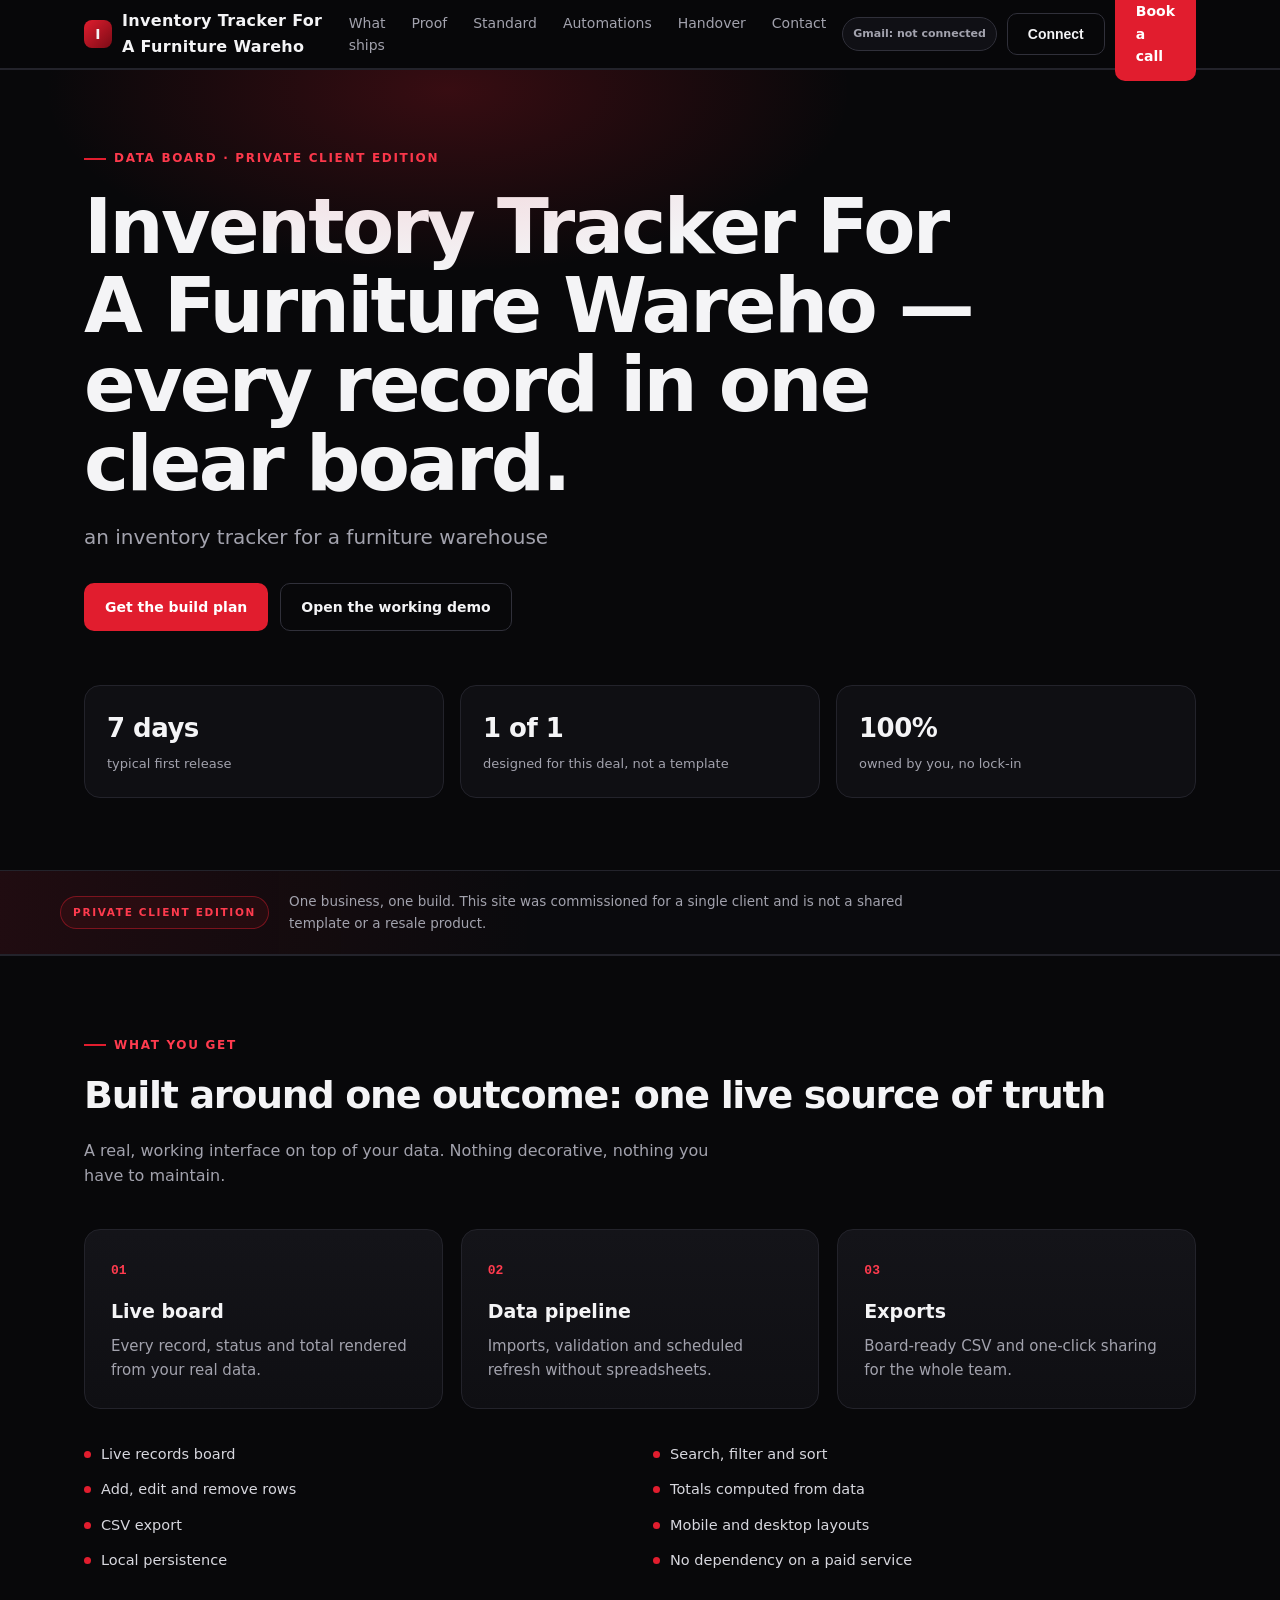
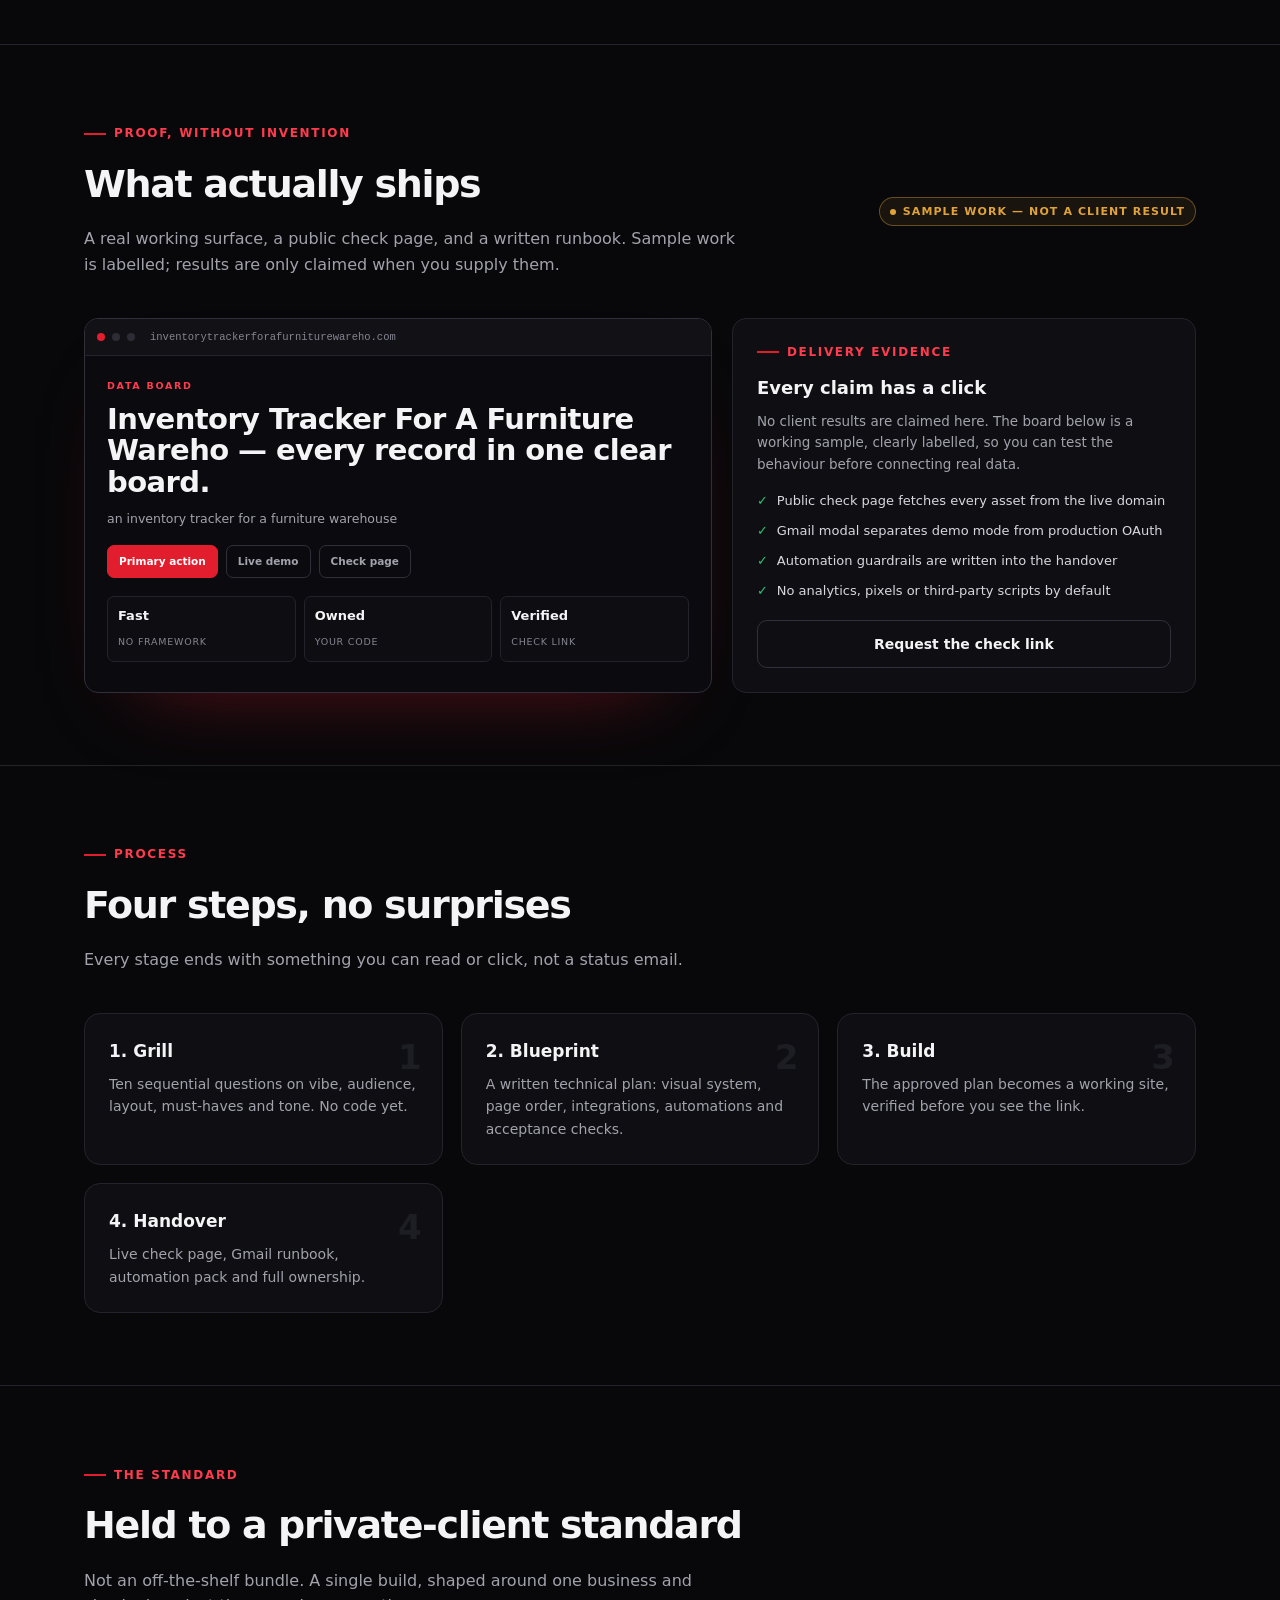
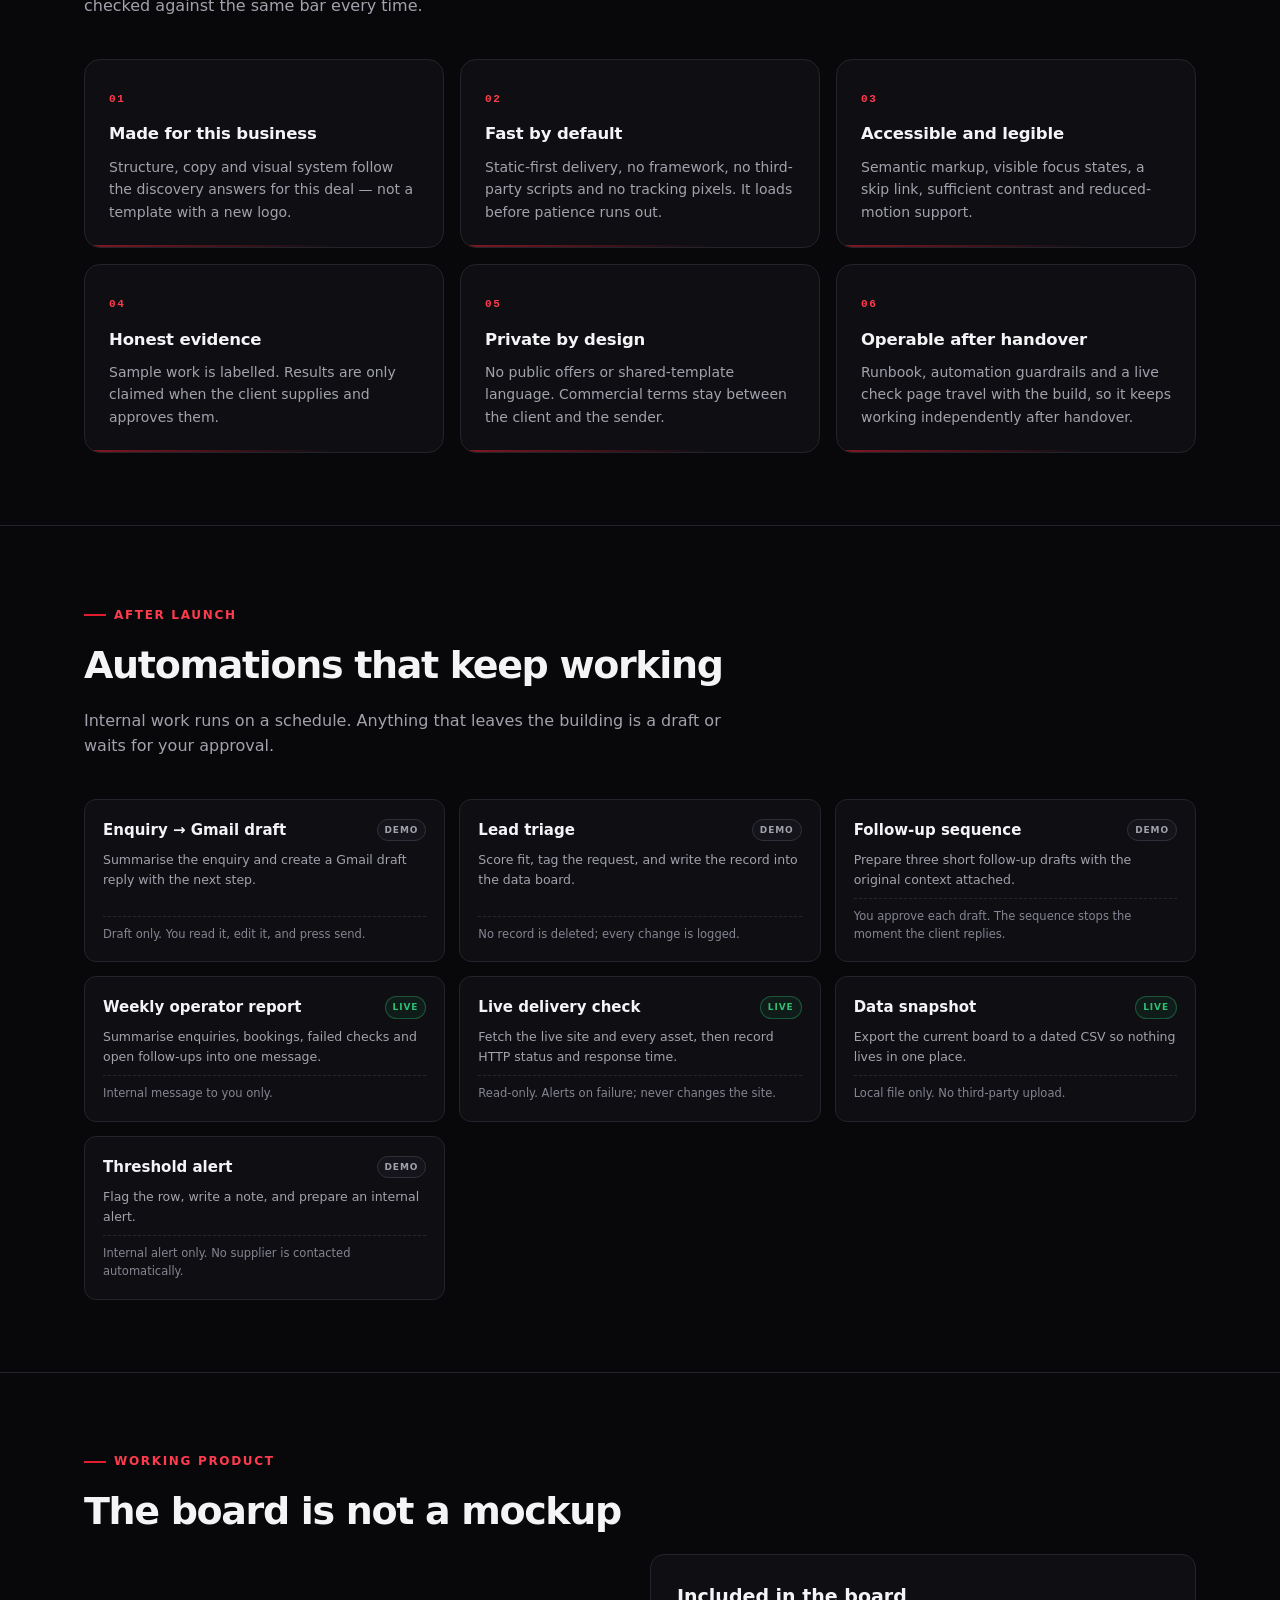
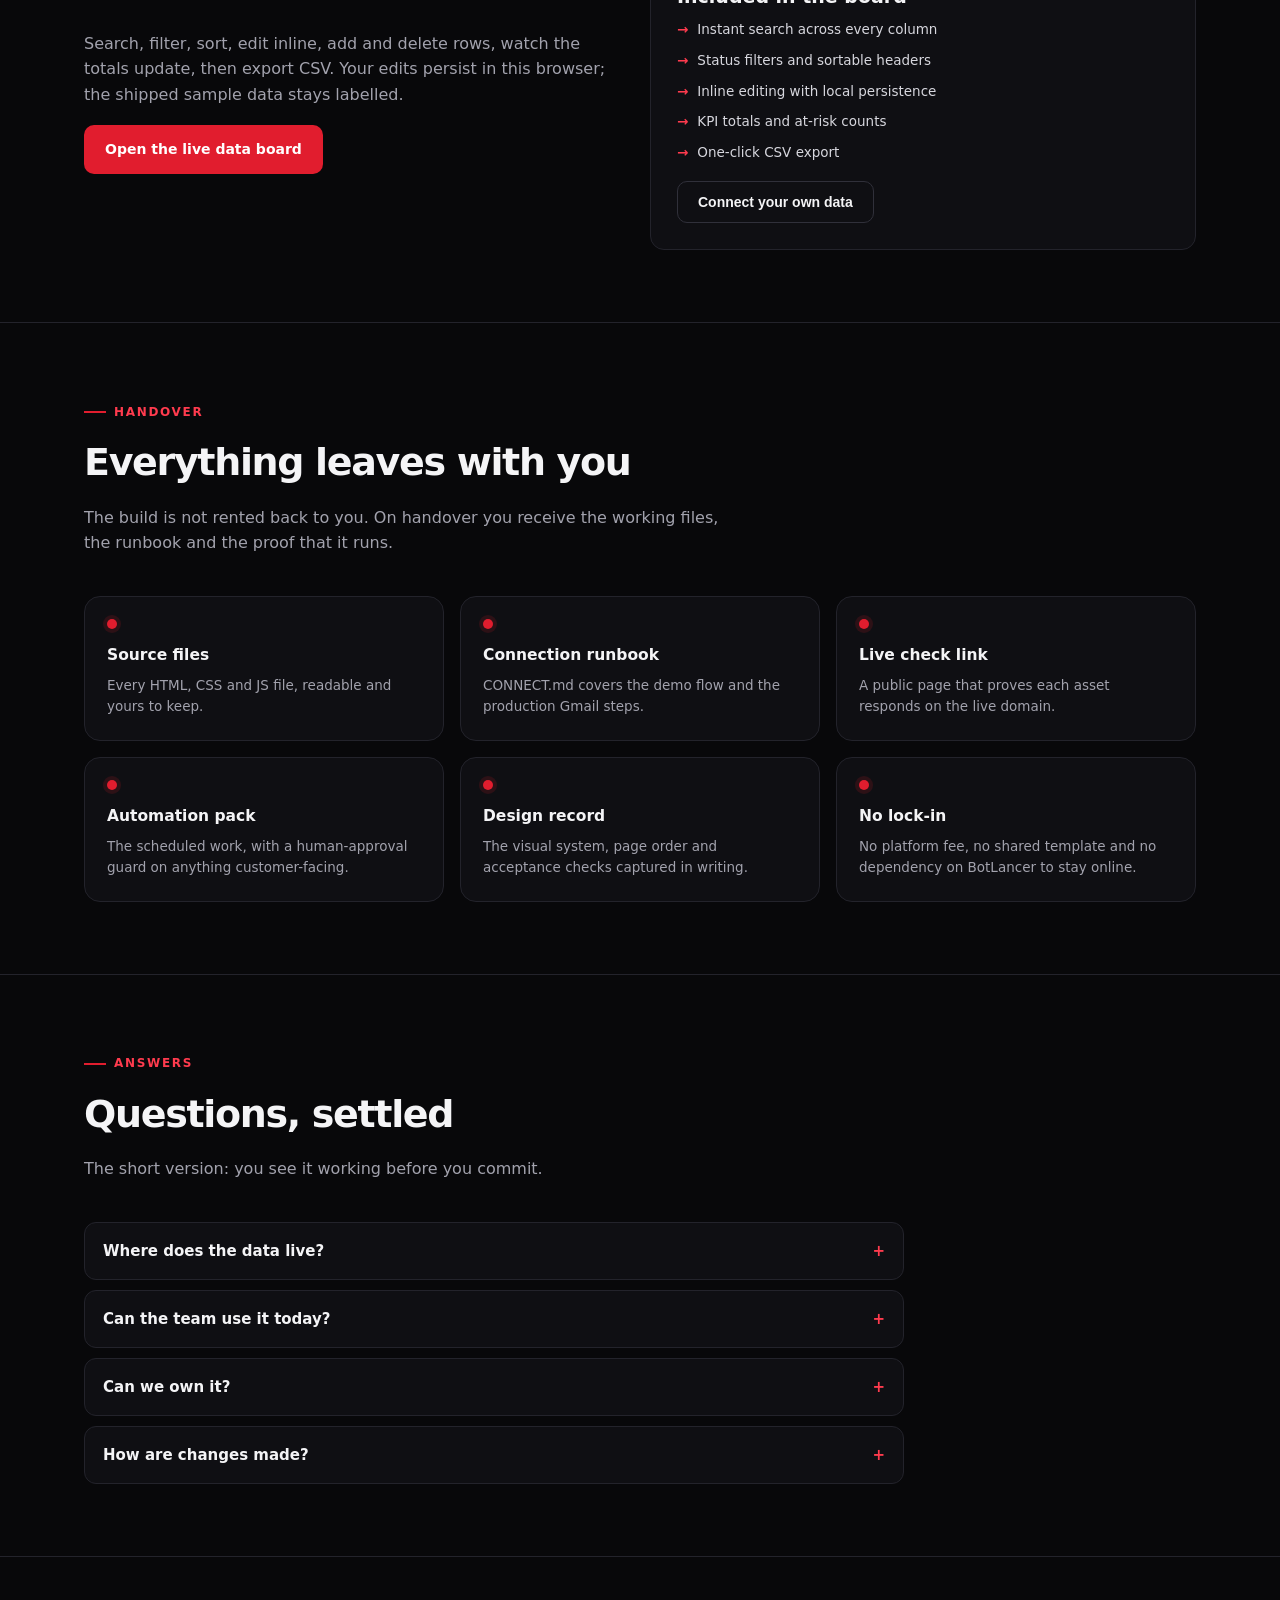
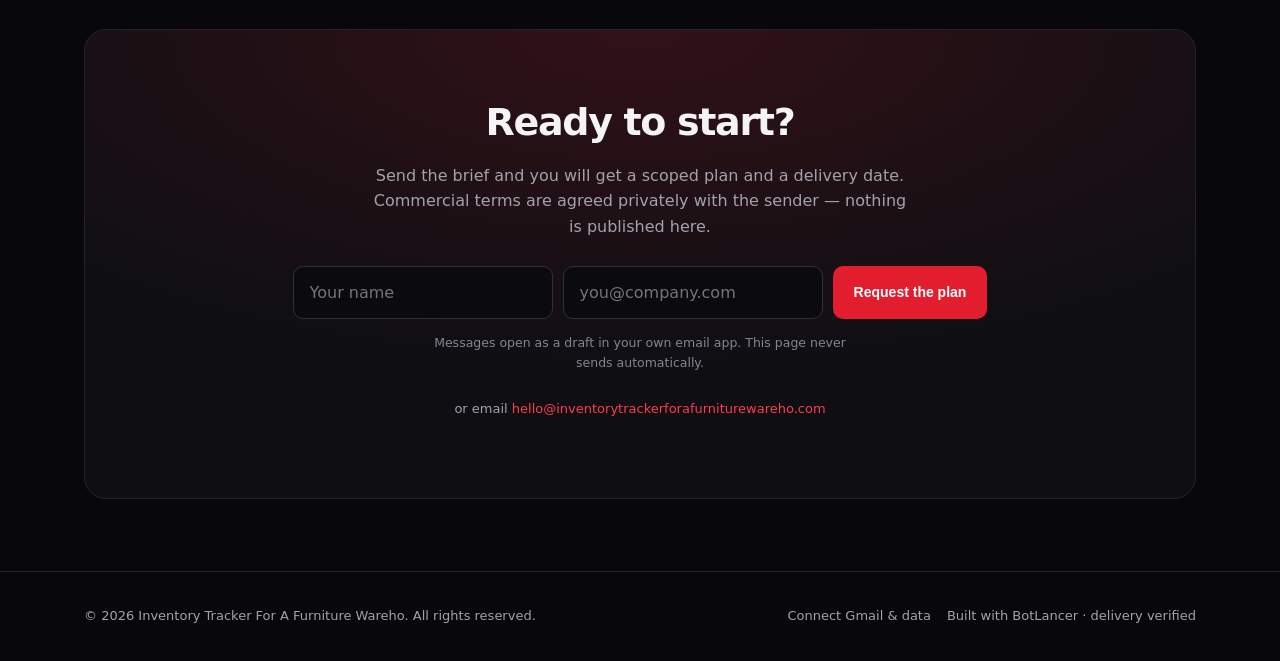
<file: index.html>
<!doctype html>
<html lang="en" data-botlancer-site="b50628d6-42dd-486c-b1a9-6d5d6f8be215" data-mode="marketing" data-edition="private" data-design="obsidian" data-build="2026-11-04T05:24:46.237Z">
<head>
<meta charset="utf-8">
<meta name="viewport" content="width=device-width,initial-scale=1">
<title>Inventory Tracker For A Furniture Wareho — Data Board</title>
<meta name="description" content="an inventory tracker for a furniture warehouse">
<meta name="theme-color" content="#08080a">
<link rel="icon" href="data:image/svg+xml,%3Csvg xmlns='http://www.w3.org/2000/svg' viewBox='0 0 32 32'%3E%3Crect width='32' height='32' rx='8' fill='%2307070a'/%3E%3Cpath d='M9 23V9h6.2c3.6 0 5.8 1.9 5.8 4.8 0 2-1.1 3.5-2.9 4.2L22 23h-4l-3.2-4.4H12V23H9zm3-7h3c1.6 0 2.6-.8 2.6-2.2S16.6 11 15 11h-3v5z' fill='%23e11d2e'/%3E%3C/svg%3E">
<meta name="robots" content="index,follow">
<meta property="og:title" content="Inventory Tracker For A Furniture Wareho — Data Board">
<meta property="og:description" content="an inventory tracker for a furniture warehouse">
<meta property="og:type" content="website">
<meta name="twitter:card" content="summary_large_image">
<meta name="twitter:title" content="Inventory Tracker For A Furniture Wareho">
<meta name="twitter:description" content="an inventory tracker for a furniture warehouse">
<link rel="stylesheet" href="./styles.css?v=2026-11-04T05%3A24%3A46.237Z">
<script type="application/ld+json">{"@context":"https://schema.org","@type":"ProfessionalService","name":"Inventory Tracker For A Furniture Wareho","description":"an inventory tracker for a furniture warehouse","email":"hello@inventorytrackerforafurniturewareho.com","areaServed":"Worldwide","slogan":"Private client edition, built once for one business."}</script>
</head>
<body>
<a class="skip-link" href="#top">Skip to content</a>
<header>
  <div class="wrap nav">
    <a class="brand" href="#top"><span class="mark">I</span>Inventory Tracker For A Furniture Wareho</a>
    <nav class="nav-links" id="nav-links" aria-label="Primary">
      <a href="#work">What ships</a>
      <a href="#proof">Proof</a>
      <a href="#standard">Standard</a>
      <a href="#automations">Automations</a>
      <a href="#handover">Handover</a>
      <a href="#contact">Contact</a>
    </nav>
    <div class="nav-right">
      <span class="nav-pill" id="connect-pill">Gmail: demo</span>
      <button class="btn btn-ghost" id="connect-btn" type="button">Connect</button>
      <a class="btn btn-primary" href="#contact">Book a call</a>
      <button class="menu-btn" id="menu-btn" aria-label="Menu" aria-expanded="false">☰</button>
    </div>
  </div>
</header>

<main id="top">
  <section class="hero">
    <div class="wrap">
      <span class="eyebrow">Data Board · private client edition</span>
      <h1>Inventory Tracker For A Furniture Wareho — every record in one clear board.</h1>
      <p class="lead">an inventory tracker for a furniture warehouse</p>
      <div class="hero-actions">
        <a class="btn btn-primary" href="#contact">Get the build plan</a>
        <a class="btn btn-ghost" href="./app.html">Open the working demo</a>
      </div>
      <div class="stats">
        <div class="stat"><b>7 days</b><span>typical first release</span></div>
        <div class="stat"><b>1 of 1</b><span>designed for this deal, not a template</span></div>
        <div class="stat"><b>100%</b><span>owned by you, no lock-in</span></div>
      </div>
    </div>
  </section>

  <div class="edition">
    <div class="wrap edition-inner">
      <span class="edition-seal">Private client edition</span>
      <p>One business, one build. This site was commissioned for a single client and is not a shared template or a resale product.</p>
    </div>
  </div>

  <section id="work">
    <div class="wrap">
      <div class="section-head">
        <div>
          <span class="eyebrow">What you get</span>
          <h2>Built around one outcome: one live source of truth</h2>
        </div>
      </div>
      <p class="sub">A real, working interface on top of your data. Nothing decorative, nothing you have to maintain.</p>
      <div class="grid-3">
      <article class="card reveal">
        <span class="n">01</span>
        <h3>Live board</h3>
        <p>Every record, status and total rendered from your real data.</p>
      </article>
      <article class="card reveal">
        <span class="n">02</span>
        <h3>Data pipeline</h3>
        <p>Imports, validation and scheduled refresh without spreadsheets.</p>
      </article>
      <article class="card reveal">
        <span class="n">03</span>
        <h3>Exports</h3>
        <p>Board-ready CSV and one-click sharing for the whole team.</p>
      </article></div>
      <div class="included"><div>Live records board</div><div>Search, filter and sort</div><div>Add, edit and remove rows</div><div>Totals computed from data</div><div>CSV export</div><div>Mobile and desktop layouts</div><div>Local persistence</div><div>No dependency on a paid service</div></div>
    </div>
  </section>

  <section id="proof">
    <div class="wrap">
      <div class="section-head">
        <div>
          <span class="eyebrow">Proof, without invention</span>
          <h2>What actually ships</h2>
        </div>
        <span class="sample-tag">Sample work — not a client result</span>
      </div>
      <p class="sub">A real working surface, a public check page, and a written runbook. Sample work is labelled; results are only claimed when you supply them.</p>
      <div class="proof-grid">
        <div class="browser reveal">
          <div class="browser-bar"><i></i><i></i><i></i><span>inventorytrackerforafurniturewareho.com</span></div>
          <div class="browser-body">
            <div class="mini-eyebrow">Data Board</div>
            <h3>Inventory Tracker For A Furniture Wareho — every record in one clear board.</h3>
            <p>an inventory tracker for a furniture warehouse</p>
            <div class="mini-actions"><span>Primary action</span><span>Live demo</span><span>Check page</span></div>
            <div class="mini-grid">
              <div><b>Fast</b><span>no framework</span></div>
              <div><b>Owned</b><span>your code</span></div>
              <div><b>Verified</b><span>check link</span></div>
            </div>
          </div>
        </div>
        <aside class="proof-side reveal">
          <span class="eyebrow">Delivery evidence</span>
          <h3>Every claim has a click</h3>
          <p>No client results are claimed here. The board below is a working sample, clearly labelled, so you can test the behaviour before connecting real data.</p>
          <ul class="proof-list">
            <li>Public check page fetches every asset from the live domain</li>
            <li>Gmail modal separates demo mode from production OAuth</li>
            <li>Automation guardrails are written into the handover</li>
            <li>No analytics, pixels or third-party scripts by default</li>
          </ul>
          <a class="btn btn-ghost" href="#contact">Request the check link</a>
        </aside>
      </div>
    </div>
  </section>

  <section id="process">
    <div class="wrap">
      <span class="eyebrow">Process</span>
      <h2>Four steps, no surprises</h2>
      <p class="sub">Every stage ends with something you can read or click, not a status email.</p>
      <div class="steps">
        <div class="step reveal"><h3>1. Grill</h3><p>Ten sequential questions on vibe, audience, layout, must-haves and tone. No code yet.</p></div>
        <div class="step reveal"><h3>2. Blueprint</h3><p>A written technical plan: visual system, page order, integrations, automations and acceptance checks.</p></div>
        <div class="step reveal"><h3>3. Build</h3><p>The approved plan becomes a working site, verified before you see the link.</p></div>
        <div class="step reveal"><h3>4. Handover</h3><p>Live check page, Gmail runbook, automation pack and full ownership.</p></div>
      </div>
    </div>
  </section>

  <section id="standard">
    <div class="wrap">
      <span class="eyebrow">The standard</span>
      <h2>Held to a private-client standard</h2>
      <p class="sub">Not an off-the-shelf bundle. A single build, shaped around one business and checked against the same bar every time.</p>
      <div class="standard-grid">
        <article class="standard-card reveal"><span class="standard-n">01</span><h3>Made for this business</h3><p>Structure, copy and visual system follow the discovery answers for this deal — not a template with a new logo.</p></article>
        <article class="standard-card reveal"><span class="standard-n">02</span><h3>Fast by default</h3><p>Static-first delivery, no framework, no third-party scripts and no tracking pixels. It loads before patience runs out.</p></article>
        <article class="standard-card reveal"><span class="standard-n">03</span><h3>Accessible and legible</h3><p>Semantic markup, visible focus states, a skip link, sufficient contrast and reduced-motion support.</p></article>
        <article class="standard-card reveal"><span class="standard-n">04</span><h3>Honest evidence</h3><p>Sample work is labelled. Results are only claimed when the client supplies and approves them.</p></article>
        <article class="standard-card reveal"><span class="standard-n">05</span><h3>Private by design</h3><p>No public offers or shared-template language. Commercial terms stay between the client and the sender.</p></article>
        <article class="standard-card reveal"><span class="standard-n">06</span><h3>Operable after handover</h3><p>Runbook, automation guardrails and a live check page travel with the build, so it keeps working independently after handover.</p></article>
      </div>
    </div>
  </section>

  <section id="automations">
    <div class="wrap">
      <span class="eyebrow">After launch</span>
      <h2>Automations that keep working</h2>
      <p class="sub">Internal work runs on a schedule. Anything that leaves the building is a draft or waits for your approval.</p>
      <div class="auto-grid">
      <article class="auto-card">
        <div class="auto-top">
          <h3>Enquiry → Gmail draft</h3>
          <span class="auto-tag ">DEMO</span>
        </div>
        <p>Summarise the enquiry and create a Gmail draft reply with the next step.</p>
        <div class="guard">Draft only. You read it, edit it, and press send.</div>
      </article>
      <article class="auto-card">
        <div class="auto-top">
          <h3>Lead triage</h3>
          <span class="auto-tag ">DEMO</span>
        </div>
        <p>Score fit, tag the request, and write the record into the data board.</p>
        <div class="guard">No record is deleted; every change is logged.</div>
      </article>
      <article class="auto-card">
        <div class="auto-top">
          <h3>Follow-up sequence</h3>
          <span class="auto-tag ">DEMO</span>
        </div>
        <p>Prepare three short follow-up drafts with the original context attached.</p>
        <div class="guard">You approve each draft. The sequence stops the moment the client replies.</div>
      </article>
      <article class="auto-card">
        <div class="auto-top">
          <h3>Weekly operator report</h3>
          <span class="auto-tag live">LIVE</span>
        </div>
        <p>Summarise enquiries, bookings, failed checks and open follow-ups into one message.</p>
        <div class="guard">Internal message to you only.</div>
      </article>
      <article class="auto-card">
        <div class="auto-top">
          <h3>Live delivery check</h3>
          <span class="auto-tag live">LIVE</span>
        </div>
        <p>Fetch the live site and every asset, then record HTTP status and response time.</p>
        <div class="guard">Read-only. Alerts on failure; never changes the site.</div>
      </article>
      <article class="auto-card">
        <div class="auto-top">
          <h3>Data snapshot</h3>
          <span class="auto-tag live">LIVE</span>
        </div>
        <p>Export the current board to a dated CSV so nothing lives in one place.</p>
        <div class="guard">Local file only. No third-party upload.</div>
      </article>
      <article class="auto-card">
        <div class="auto-top">
          <h3>Threshold alert</h3>
          <span class="auto-tag ">DEMO</span>
        </div>
        <p>Flag the row, write a note, and prepare an internal alert.</p>
        <div class="guard">Internal alert only. No supplier is contacted automatically.</div>
      </article></div>
    </div>
  </section>

  <section id="demo">
    <div class="wrap">
      <span class="eyebrow">Working product</span>
      <h2>The board is not a mockup</h2>
      <div class="split">
        <div>
          <p class="sub" style="margin-bottom:18px">Search, filter, sort, edit inline, add and delete rows, watch the totals update, then export CSV. Your edits persist in this browser; the shipped sample data stays labelled.</p>
          <a class="btn btn-primary" href="./app.html">Open the live data board</a>
        </div>
        <div class="split-panel">
          <h3>Included in the board</h3>
          <ul>
            <li>Instant search across every column</li>
            <li>Status filters and sortable headers</li>
            <li>Inline editing with local persistence</li>
            <li>KPI totals and at-risk counts</li>
            <li>One-click CSV export</li>
          </ul>
          <button class="btn btn-ghost" id="demo-connect" type="button">Connect your own data</button>
        </div>
      </div>
    </div>
  </section>

  <section id="handover">
    <div class="wrap">
      <span class="eyebrow">Handover</span>
      <h2>Everything leaves with you</h2>
      <p class="sub">The build is not rented back to you. On handover you receive the working files, the runbook and the proof that it runs.</p>
      <div class="handover-grid">
      <article class="handover-item reveal">
        <span class="handover-mark" aria-hidden="true"></span>
        <h3>Source files</h3>
        <p>Every HTML, CSS and JS file, readable and yours to keep.</p>
      </article>
      <article class="handover-item reveal">
        <span class="handover-mark" aria-hidden="true"></span>
        <h3>Connection runbook</h3>
        <p>CONNECT.md covers the demo flow and the production Gmail steps.</p>
      </article>
      <article class="handover-item reveal">
        <span class="handover-mark" aria-hidden="true"></span>
        <h3>Live check link</h3>
        <p>A public page that proves each asset responds on the live domain.</p>
      </article>
      <article class="handover-item reveal">
        <span class="handover-mark" aria-hidden="true"></span>
        <h3>Automation pack</h3>
        <p>The scheduled work, with a human-approval guard on anything customer-facing.</p>
      </article>
      <article class="handover-item reveal">
        <span class="handover-mark" aria-hidden="true"></span>
        <h3>Design record</h3>
        <p>The visual system, page order and acceptance checks captured in writing.</p>
      </article>
      <article class="handover-item reveal">
        <span class="handover-mark" aria-hidden="true"></span>
        <h3>No lock-in</h3>
        <p>No platform fee, no shared template and no dependency on BotLancer to stay online.</p>
      </article></div>
    </div>
  </section>

  <section id="faq">
    <div class="wrap">
      <span class="eyebrow">Answers</span>
      <h2>Questions, settled</h2>
      <p class="sub">The short version: you see it working before you commit.</p>
      <div class="faq">
      <details>
        <summary>Where does the data live?</summary>
        <p>The board ships with sample data and saves your edits locally in the browser. Connect any API or database later without changing the interface.</p>
      </details>
      <details>
        <summary>Can the team use it today?</summary>
        <p>Yes. It is a static app: open it, add records, export CSV. No install and no account.</p>
      </details>
      <details>
        <summary>Can we own it?</summary>
        <p>You own the code and the data. There is no lock-in and no recurring platform fee.</p>
      </details>
      <details>
        <summary>How are changes made?</summary>
        <p>Edit the files or ask BotLancer to rebuild a section. Every delivery carries a check link.</p>
      </details></div>
    </div>
  </section>

  <section id="contact">
    <div class="wrap">
      <div class="cta">
        <h2>Ready to start?</h2>
        <p>Send the brief and you will get a scoped plan and a delivery date. Commercial terms are agreed privately with the sender — nothing is published here.</p>
        <form class="enquiry" id="lead-form" novalidate>
          <input type="text" id="name" placeholder="Your name" autocomplete="name" aria-label="Your name">
          <input type="email" id="email" placeholder="you@company.com" autocomplete="email" aria-label="Email" required>
          <button class="btn btn-primary" type="submit">Request the plan</button>
        </form>
        <p style="margin-top:14px;font-size:12.5px;color:var(--dim)">Messages open as a draft in your own email app. This page never sends automatically.</p>
        <p style="margin-top:8px;font-size:13px">or email <a href="mailto:hello@inventorytrackerforafurniturewareho.com" style="color:var(--red-soft)">hello@inventorytrackerforafurniturewareho.com</a></p>
      </div>
    </div>
  </section>
</main>

<footer>
  <div class="wrap foot">
    <span>© 2026 Inventory Tracker For A Furniture Wareho. All rights reserved.</span>
    <div class="foot-links">
      <button type="button" id="foot-connect">Connect Gmail &amp; data</button>
      <span>Built with BotLancer · delivery verified</span>
    </div>
  </div>
</footer>
<div class="modal-overlay" id="connect-modal" role="dialog" aria-modal="true" aria-labelledby="connect-title" aria-hidden="true" data-key="botlancer:connect:b50628d6-42dd-486c-b1a9-6d5d6f8be215">
  <div class="modal" role="document">
    <div class="modal-head">
      <div>
        <h2 id="connect-title">Connect Gmail + your data</h2>
        <p>Three short steps. Demo mode is honest by default: nothing leaves this browser and no email is ever sent.</p>
      </div>
      <button class="modal-close" id="modal-close" type="button" aria-label="Close">×</button>
    </div>

    <div class="modal-steps" id="modal-steps">
      <div class="modal-step on" data-step="1"><b>1 · Gmail</b>Draft-ready connection</div>
      <div class="modal-step" data-step="2"><b>2 · Data</b>Import or connect</div>
      <div class="modal-step" data-step="3"><b>3 · Setup</b>Runbook + handover</div>
    </div>

    <div class="connect-block">
      <h3>1. Gmail — drafts only</h3>
      <p class="help">Enter the inbox that should receive enquiries. Demo mode stores the address here, in this browser, so the flow can be shown in seconds.</p>
      <form class="connect-field" id="gmail-form" novalidate>
        <input type="email" id="gmail-email" placeholder="you@company.com" autocomplete="email" aria-label="Gmail address">
        <button class="btn btn-primary" type="submit">Save demo connection</button>
      </form>
      <div class="status-line" id="gmail-status">Not connected yet.</div>
    </div>

    <div class="connect-block">
      <h3>2. Data — CSV, JSON or sample</h3>
      <p class="help">Drop an export to preview your own numbers. The file never leaves your browser; only the row count and filename are remembered.</p>
      <div class="connect-field">
        <input type="file" id="data-file" accept=".csv,.json,text/csv,application/json" aria-label="Import CSV or JSON">
        <button class="btn btn-ghost" id="data-sample" type="button">Use sample data</button>
      </div>
      <div class="status-line" id="data-status">Using the labelled sample data that ships with this build.</div>
    </div>

    <div class="connect-block">
      <h3>3. Finish setup</h3>
      <p class="help">This marks the walkthrough complete and shows what is ready. Production credentials are never requested on a public page.</p>
      <div class="status-line" id="setup-status">Connect Gmail and data to complete the walkthrough.</div>
      <details class="prod-box">
        <summary>How production Gmail actually works (for the operator)</summary>
        <ol>
          <li>Create a Google Cloud project and enable the Gmail API.</li>
          <li>Create an OAuth 2.0 client (Web application) and add the production redirect URI.</li>
          <li>Request scopes <code>gmail.readonly</code> and <code>gmail.compose</code> only.</li>
          <li>Store the client ID and secret on the server — never in this page.</li>
          <li>BotLancer creates a draft for every enquiry. A human must press send.</li>
        </ol>
        <p>Full steps ship in <code>CONNECT.md</code> with this build.</p>
      </details>
    </div>

    <div class="modal-note">Demo mode disclosure: this page stores connection state in <code>localStorage</code> under <code>botlancer:connect:b50628d6-42dd-486c-b1a9-6d5d6f8be215</code>. It does not contact Google, does not transmit the address, and cannot send email. Clearing site data removes it.</div>

    <div class="modal-foot">
      <button class="link-btn" id="connect-reset" type="button">Reset demo connection</button>
      <button class="btn btn-primary" id="modal-done" type="button">Done</button>
    </div>
  </div>
</div>
<div class="toast" id="toast"></div>
<script src="./app.js?v=2026-11-04T05%3A24%3A46.237Z"></script>
</body>
</html>
</file>
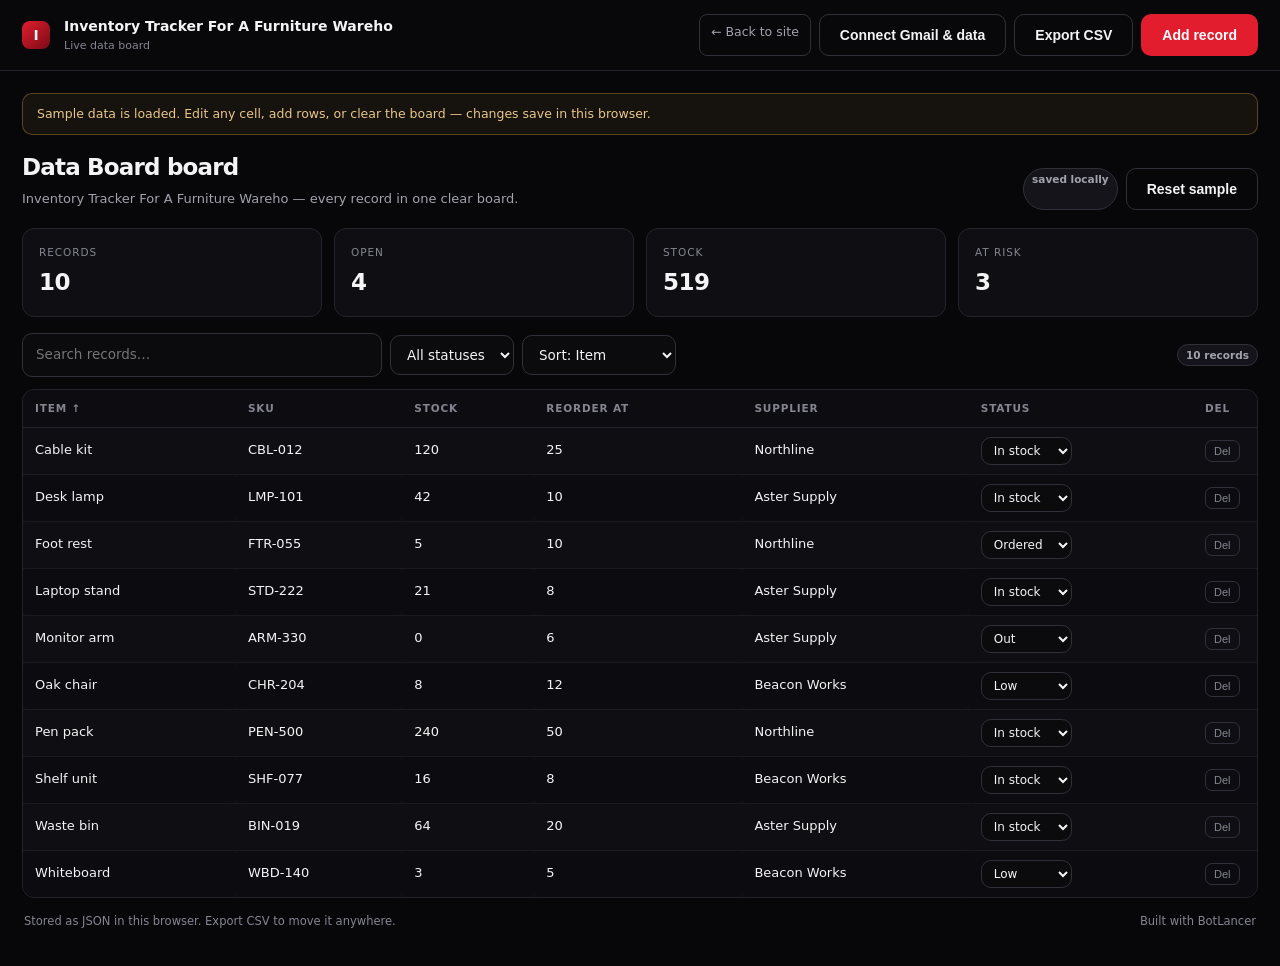
<file: app.html>
<!doctype html>
<html lang="en" data-botlancer-site="b50628d6-42dd-486c-b1a9-6d5d6f8be215" data-mode="data" data-edition="private" data-design="obsidian" data-build="2026-11-04T05:24:46.237Z">
<head>
<meta charset="utf-8">
<meta name="viewport" content="width=device-width,initial-scale=1">
<title>Inventory Tracker For A Furniture Wareho — Data Board</title>
<meta name="description" content="Inventory Tracker For A Furniture Wareho — every record in one clear board.">
<meta name="theme-color" content="#07070a">
<link rel="icon" href="data:image/svg+xml,%3Csvg xmlns='http://www.w3.org/2000/svg' viewBox='0 0 32 32'%3E%3Crect width='32' height='32' rx='8' fill='%2307070a'/%3E%3Cpath d='M9 23V9h6.2c3.6 0 5.8 1.9 5.8 4.8 0 2-1.1 3.5-2.9 4.2L22 23h-4l-3.2-4.4H12V23H9zm3-7h3c1.6 0 2.6-.8 2.6-2.2S16.6 11 15 11h-3v5z' fill='%23e11d2e'/%3E%3C/svg%3E">
<meta name="robots" content="index,follow">
<link rel="stylesheet" href="./styles.css?v=2026-11-04T05%3A24%3A46.237Z">
</head>
<body class="app-body">
<a class="skip-link" href="#top">Skip to content</a>
<div class="app-top" id="top">
  <div class="left">
    <span class="mark">I</span>
    <div>
      <div style="font-weight:800;font-size:14px">Inventory Tracker For A Furniture Wareho</div>
      <div style="color:var(--dim);font-size:11px">Live data board</div>
    </div>
  </div>
  <div class="app-actions">
    <a class="back" href="./index.html">← Back to site</a>
    <button class="btn btn-ghost" id="connect-btn" type="button">Connect Gmail &amp; data</button>
    <button class="btn btn-ghost" id="export-btn" type="button">Export CSV</button>
    <button class="btn btn-primary" id="add-btn" type="button">Add record</button>
  </div>
</div>

<main class="app-main">
  <div class="banner" id="banner">Sample data is loaded. Edit any cell, add rows, or clear the board — changes save in this browser.</div>

  <div class="app-head">
    <div>
      <h1>Data Board board</h1>
      <p>Inventory Tracker For A Furniture Wareho — every record in one clear board.</p>
    </div>
    <div class="app-actions">
      <span class="pill" id="saved-pill">saved locally</span>
      <button class="btn btn-ghost" id="reset-btn" type="button">Reset sample</button>
    </div>
  </div>

  <div class="kpis" id="kpis"></div>

  <div class="app-toolbar">
    <input type="search" id="search" placeholder="Search records…" aria-label="Search records">
    <select id="status-filter" aria-label="Filter by status"></select>
    <select id="sort-select" aria-label="Sort records"></select>
    <span class="spacer"></span>
    <span class="pill" id="count-pill">0 records</span>
  </div>

  <div class="board">
    <table class="data" id="table">
      <thead></thead>
      <tbody></tbody>
    </table>
  </div>

  <div class="app-foot">
    <span>Stored as JSON in this browser. Export CSV to move it anywhere.</span>
    <span>Built with BotLancer</span>
  </div>
</main>

<div class="toast" id="toast"></div>
<div class="modal-overlay" id="connect-modal" role="dialog" aria-modal="true" aria-labelledby="connect-title" aria-hidden="true" data-key="botlancer:connect:b50628d6-42dd-486c-b1a9-6d5d6f8be215">
  <div class="modal" role="document">
    <div class="modal-head">
      <div>
        <h2 id="connect-title">Connect Gmail + your data</h2>
        <p>Three short steps. Demo mode is honest by default: nothing leaves this browser and no email is ever sent.</p>
      </div>
      <button class="modal-close" id="modal-close" type="button" aria-label="Close">×</button>
    </div>

    <div class="modal-steps" id="modal-steps">
      <div class="modal-step on" data-step="1"><b>1 · Gmail</b>Draft-ready connection</div>
      <div class="modal-step" data-step="2"><b>2 · Data</b>Import or connect</div>
      <div class="modal-step" data-step="3"><b>3 · Setup</b>Runbook + handover</div>
    </div>

    <div class="connect-block">
      <h3>1. Gmail — drafts only</h3>
      <p class="help">Enter the inbox that should receive enquiries. Demo mode stores the address here, in this browser, so the flow can be shown in seconds.</p>
      <form class="connect-field" id="gmail-form" novalidate>
        <input type="email" id="gmail-email" placeholder="you@company.com" autocomplete="email" aria-label="Gmail address">
        <button class="btn btn-primary" type="submit">Save demo connection</button>
      </form>
      <div class="status-line" id="gmail-status">Not connected yet.</div>
    </div>

    <div class="connect-block">
      <h3>2. Data — CSV, JSON or sample</h3>
      <p class="help">Drop an export to preview your own numbers. The file never leaves your browser; only the row count and filename are remembered.</p>
      <div class="connect-field">
        <input type="file" id="data-file" accept=".csv,.json,text/csv,application/json" aria-label="Import CSV or JSON">
        <button class="btn btn-ghost" id="data-sample" type="button">Use sample data</button>
      </div>
      <div class="status-line" id="data-status">Using the labelled sample data that ships with this build.</div>
    </div>

    <div class="connect-block">
      <h3>3. Finish setup</h3>
      <p class="help">This marks the walkthrough complete and shows what is ready. Production credentials are never requested on a public page.</p>
      <div class="status-line" id="setup-status">Connect Gmail and data to complete the walkthrough.</div>
      <details class="prod-box">
        <summary>How production Gmail actually works (for the operator)</summary>
        <ol>
          <li>Create a Google Cloud project and enable the Gmail API.</li>
          <li>Create an OAuth 2.0 client (Web application) and add the production redirect URI.</li>
          <li>Request scopes <code>gmail.readonly</code> and <code>gmail.compose</code> only.</li>
          <li>Store the client ID and secret on the server — never in this page.</li>
          <li>BotLancer creates a draft for every enquiry. A human must press send.</li>
        </ol>
        <p>Full steps ship in <code>CONNECT.md</code> with this build.</p>
      </details>
    </div>

    <div class="modal-note">Demo mode disclosure: this page stores connection state in <code>localStorage</code> under <code>botlancer:connect:b50628d6-42dd-486c-b1a9-6d5d6f8be215</code>. It does not contact Google, does not transmit the address, and cannot send email. Clearing site data removes it.</div>

    <div class="modal-foot">
      <button class="link-btn" id="connect-reset" type="button">Reset demo connection</button>
      <button class="btn btn-primary" id="modal-done" type="button">Done</button>
    </div>
  </div>
</div>
<script>
window.__BL_COLUMNS__ = [{"key":"item","label":"Item","type":"text"},{"key":"sku","label":"SKU","type":"text"},{"key":"stock","label":"Stock","type":"number"},{"key":"reorder","label":"Reorder at","type":"number"},{"key":"supplier","label":"Supplier","type":"text"},{"key":"status","label":"Status","type":"select"}];
window.__BL_DATA__ = {"rows":[{"item":"Desk lamp","sku":"LMP-101","stock":42,"reorder":10,"supplier":"Aster Supply","status":"In stock","id":1},{"item":"Oak chair","sku":"CHR-204","stock":8,"reorder":12,"supplier":"Beacon Works","status":"Low","id":2},{"item":"Monitor arm","sku":"ARM-330","stock":0,"reorder":6,"supplier":"Aster Supply","status":"Out","id":3},{"item":"Cable kit","sku":"CBL-012","stock":120,"reorder":25,"supplier":"Northline","status":"In stock","id":4},{"item":"Shelf unit","sku":"SHF-077","stock":16,"reorder":8,"supplier":"Beacon Works","status":"In stock","id":5},{"item":"Foot rest","sku":"FTR-055","stock":5,"reorder":10,"supplier":"Northline","status":"Ordered","id":6},{"item":"Waste bin","sku":"BIN-019","stock":64,"reorder":20,"supplier":"Aster Supply","status":"In stock","id":7},{"item":"Whiteboard","sku":"WBD-140","stock":3,"reorder":5,"supplier":"Beacon Works","status":"Low","id":8},{"item":"Pen pack","sku":"PEN-500","stock":240,"reorder":50,"supplier":"Northline","status":"In stock","id":9},{"item":"Laptop stand","sku":"STD-222","stock":21,"reorder":8,"supplier":"Aster Supply","status":"In stock","id":10}],"columns":[{"key":"item","label":"Item","type":"text"},{"key":"sku","label":"SKU","type":"text"},{"key":"stock","label":"Stock","type":"number"},{"key":"reorder","label":"Reorder at","type":"number"},{"key":"supplier","label":"Supplier","type":"text"},{"key":"status","label":"Status","type":"select"}],"statuses":["In stock","Low","Out","Ordered","Archived"]};
window.__BL_KEY__ = 'botlancer:data:b50628d6-42dd-486c-b1a9-6d5d6f8be215';
</script>
<script src="./data-app.js?v=2026-11-04T05%3A24%3A46.237Z"></script>
<script src="./app.js?v=2026-11-04T05%3A24%3A46.237Z"></script>
</body>
</html>
</file>
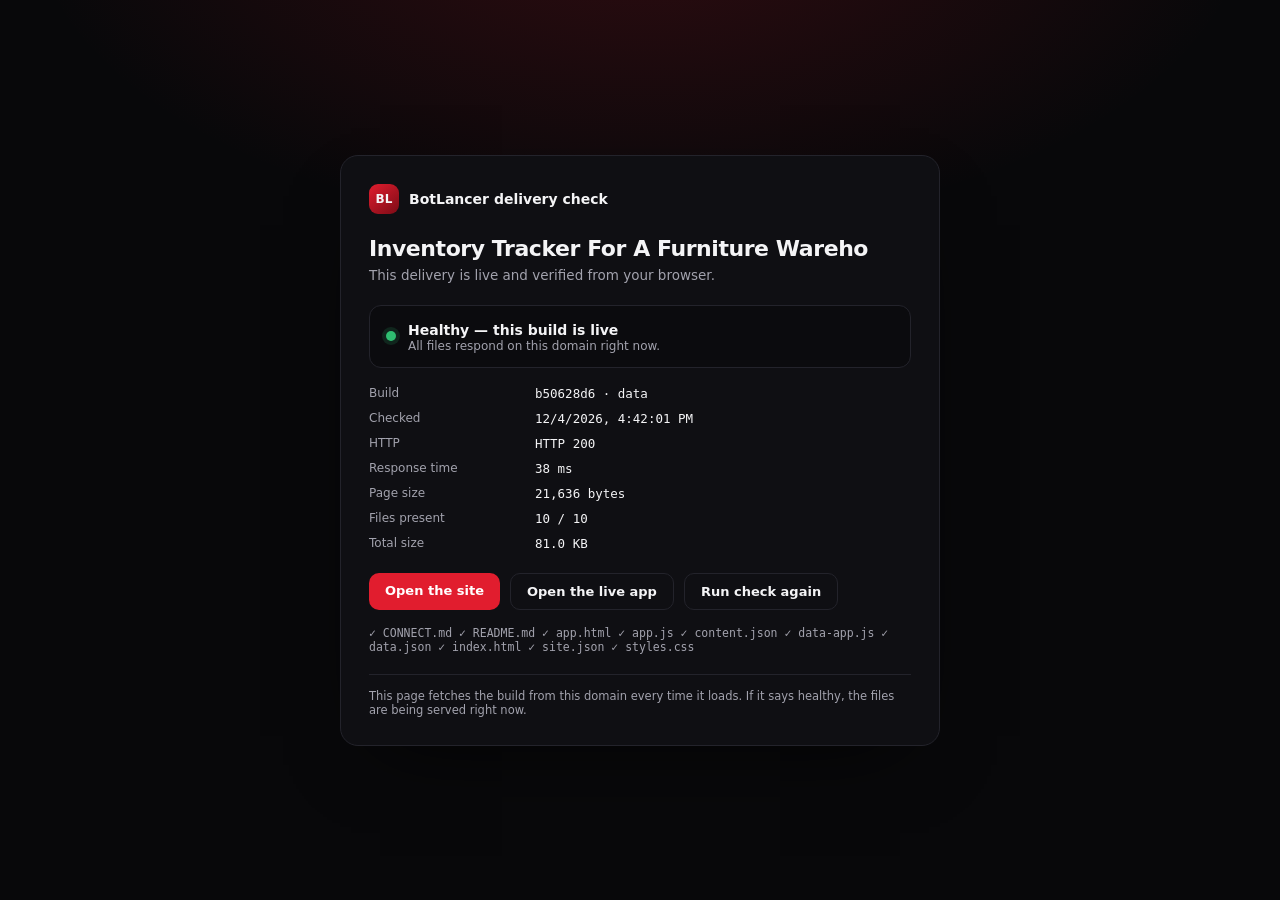
<file: check.html>
<!doctype html>
<html lang="en">
<head>
<meta charset="utf-8">
<meta name="viewport" content="width=device-width,initial-scale=1">
<title>Inventory Tracker For A Furniture Wareho — live delivery check</title>
<meta name="description" content="Live delivery check for Inventory Tracker For A Furniture Wareho. Verifies that every file in this build is served from this domain right now.">
<meta name="robots" content="noindex,nofollow">
<meta name="theme-color" content="#08080a">
<link rel="icon" href="data:image/svg+xml,%3Csvg xmlns='http://www.w3.org/2000/svg' viewBox='0 0 32 32'%3E%3Crect width='32' height='32' rx='8' fill='%2307070a'/%3E%3Cpath d='M9 23V9h6.2c3.6 0 5.8 1.9 5.8 4.8 0 2-1.1 3.5-2.9 4.2L22 23h-4l-3.2-4.4H12V23H9zm3-7h3c1.6 0 2.6-.8 2.6-2.2S16.6 11 15 11h-3v5z' fill='%23e11d2e'/%3E%3C/svg%3E">
<style>
  :root{--bg:#08080a;--panel:#0f0f13;--line:#23232b;--text:#f4f4f6;--muted:#a2a2ad;--red:#e11d2e;--ok:#2fbf71}
  *{box-sizing:border-box}
  body{margin:0;min-height:100vh;display:grid;place-items:center;padding:24px;color:var(--text);
    background:radial-gradient(80% 60% at 50% -10%,rgba(225,29,46,.18),transparent 60%),var(--bg);
    font-family:"Segoe UI",Inter,system-ui,sans-serif}
  .card{width:100%;max-width:600px;background:var(--panel);border:1px solid var(--line);border-radius:18px;
    padding:28px;box-shadow:0 30px 80px -40px rgba(0,0,0,.9)}
  .brand{display:flex;align-items:center;gap:10px;font-weight:800;font-size:14px;margin-bottom:22px}
  .mark{width:30px;height:30px;border-radius:9px;background:linear-gradient(140deg,var(--red),#7c0b16);
    display:grid;place-items:center;font-size:12px;font-weight:900}
  h1{margin:0 0 6px;font-size:22px;letter-spacing:-.02em}
  p.sub{margin:0 0 22px;color:var(--muted);font-size:13.5px}
  .verdict{display:flex;align-items:center;gap:12px;padding:14px 16px;border-radius:12px;
    border:1px solid var(--line);background:#0b0b0e;margin-bottom:18px}
  .pill{width:10px;height:10px;border-radius:50%;background:var(--muted);flex:none}
  .pill.ok{background:var(--ok);box-shadow:0 0 0 4px rgba(47,191,113,.15)}
  .pill.bad{background:var(--red);box-shadow:0 0 0 4px rgba(225,29,46,.18)}
  .verdict b{font-size:14px}
  .verdict span{display:block;color:var(--muted);font-size:12px}
  dl{display:grid;grid-template-columns:150px 1fr;gap:10px 16px;margin:0;font-size:13px}
  dt{color:var(--muted);font-size:12px}
  dd{margin:0;font-family:ui-monospace,Consolas,monospace;font-size:12.5px;word-break:break-all}
  .actions{display:flex;gap:10px;margin-top:22px;flex-wrap:wrap}
  a.btn{display:inline-flex;padding:10px 16px;border-radius:10px;text-decoration:none;font-size:13px;font-weight:700;
    background:var(--red);color:#fff}
  a.btn.ghost{background:transparent;border:1px solid var(--line);color:var(--text)}
  .foot{margin-top:20px;color:var(--muted);font-size:11.5px;border-top:1px solid var(--line);padding-top:14px}
  .files{margin-top:16px;font-family:ui-monospace,Consolas,monospace;font-size:11.5px;color:var(--muted);
    display:flex;flex-wrap:wrap;gap:6px 14px}
</style>
</head>
<body>
<main class="card">
  <div class="brand"><span class="mark">BL</span> BotLancer delivery check</div>
  <h1 id="name">Inventory Tracker For A Furniture Wareho</h1>
  <p class="sub" id="sub">Verifying this live build in your browser.</p>

  <div class="verdict" role="status" aria-live="polite">
    <span class="pill" id="pill"></span>
    <div>
      <b id="verdict">Checking</b>
      <span id="verdict-sub">Running a live check against this domain</span>
    </div>
  </div>

  <dl>
    <dt>Build</dt><dd>b50628d6 · data</dd>
    <dt>Checked</dt><dd id="at">—</dd>
    <dt>HTTP</dt><dd id="http">—</dd>
    <dt>Response time</dt><dd id="ms">—</dd>
    <dt>Page size</dt><dd id="bytes">—</dd>
    <dt>Files present</dt><dd id="files">—</dd>
    <dt>Total size</dt><dd>81.0 KB</dd>
  </dl>

  <div class="actions">
    <a class="btn" href="./index.html">Open the site</a>
    <a class="btn ghost" href="./app.html">Open the live app</a>
    <a class="btn ghost" href="#" id="recheck">Run check again</a>
  </div>

  <div class="files" id="file-list" aria-live="polite"></div>
  <div class="foot">This page fetches the build from this domain every time it loads. If it says healthy, the files are being served right now.</div>
</main>

<script>
(function(){
  var FILES = ["app.js","styles.css","content.json","app.html","data-app.js","data.json","index.html","README.md","CONNECT.md","site.json"];
  var $ = function(s){ return document.querySelector(s); };
  var set = function(s, v){ var el = $(s); if (el) el.textContent = v; };

  async function check(){
    set('#verdict', 'Checking');
    $('#pill').className = 'pill';
    set('#verdict-sub', 'Running a live check against this domain');
    var started = performance.now();
    try {
      var res = await fetch('./index.html?check=' + Date.now(), { cache: 'no-store' });
      var ms = Math.round(performance.now() - started);
      var body = await res.text();
      set('#at', new Date().toLocaleString());
      set('#http', 'HTTP ' + res.status);
      set('#ms', ms + ' ms');
      set('#bytes', body.length.toLocaleString('en-US') + ' bytes');

      var present = 0;
      var list = [];
      await Promise.all(FILES.map(async function(path){
        try {
          var r = await fetch('./' + path + '?check=' + Date.now(), { method: 'HEAD', cache: 'no-store' });
          if (r.ok) present++;
          list.push((r.ok ? '✓ ' : '✕ ') + path);
        } catch (e) {
          list.push('✕ ' + path);
        }
      }));
      list.sort();
      $('#file-list').textContent = list.join('   ');
      set('#files', present + ' / ' + FILES.length);

      var ok = res.ok && present === FILES.length;
      $('#pill').className = 'pill ' + (ok ? 'ok' : 'bad');
      set('#verdict', ok ? 'Healthy — this build is live' : 'Needs attention');
      set('#verdict-sub', ok
        ? 'All files respond on this domain right now.'
        : 'Some files did not respond. Reload or contact the sender.');
      set('#sub', ok ? 'This delivery is live and verified from your browser.' : 'This delivery needs attention.');
    } catch (err) {
      $('#pill').className = 'pill bad';
      set('#verdict', 'Check failed');
      set('#verdict-sub', String(err && err.message || err));
    }
  }

  $('#recheck').addEventListener('click', function(e){ e.preventDefault(); check(); });
  check();
})();
</script>
</body>
</html>
</file>
<file: styles.css>
:root{
  --bg:#08080a;--panel:#0f0f13;--panel-2:#141419;--line:#23232b;--line-2:#30303a;
  --text:#f4f4f6;--muted:#a2a2ad;--dim:#858592;--red:#e11d2e;--red-soft:#ff3b4e;
  --ok:#2fbf71;--warn:#e0a33a;--radius:16px;--max:1160px
}
*{box-sizing:border-box}
html{scroll-behavior:smooth}
body{margin:0;background:var(--bg);color:var(--text);
  font-family:"Segoe UI",Inter,system-ui,-apple-system,Roboto,Helvetica,Arial,sans-serif;
  line-height:1.6;-webkit-font-smoothing:antialiased}
a{color:inherit;text-decoration:none}
img{max-width:100%;display:block}
.wrap{max-width:var(--max);margin:0 auto;padding:0 24px}
.eyebrow{display:inline-flex;align-items:center;gap:8px;font-size:12px;letter-spacing:.14em;
  text-transform:uppercase;color:var(--red-soft);font-weight:700}
.eyebrow::before{content:"";width:22px;height:2px;background:var(--red)}
header{position:sticky;top:0;z-index:20;backdrop-filter:blur(14px);
  background:rgba(8,8,10,.84);border-bottom:1px solid var(--line)}
.nav{display:flex;align-items:center;justify-content:space-between;height:68px;gap:16px}
.brand{display:flex;align-items:center;gap:10px;font-weight:800;letter-spacing:.02em}
.mark{width:28px;height:28px;border-radius:8px;background:linear-gradient(135deg,var(--red),#7a0b16);
  display:grid;place-items:center;font-size:14px;font-weight:900;flex:none}
.nav-links{display:flex;gap:26px;font-size:14px;color:var(--muted)}
.nav-links a:hover{color:var(--text)}
.nav-right{display:flex;align-items:center;gap:10px}
.btn{display:inline-flex;align-items:center;justify-content:center;gap:8px;padding:12px 20px;
  border-radius:10px;font-weight:700;font-size:14px;border:1px solid transparent;cursor:pointer;
  transition:transform .15s ease,background .15s ease,border-color .15s ease}
.btn:hover{transform:translateY(-1px)}
.btn-primary{background:var(--red);color:#fff}
.btn-primary:hover{background:var(--red-soft)}
.btn-ghost{border-color:var(--line-2);color:var(--text);background:transparent}
.btn-ghost:hover{border-color:#42424f}
.hero{position:relative;padding:92px 0 66px;overflow:hidden}
.hero::after{content:"";position:absolute;inset:-30% 20% auto -10%;height:520px;
  background:radial-gradient(closest-side,rgba(225,29,46,.22),transparent 70%);pointer-events:none}
.hero h1{font-size:clamp(38px,5.6vw,64px);line-height:1.04;letter-spacing:-.03em;margin:18px 0 18px;max-width:17ch}
.hero p.lead{font-size:clamp(16px,2vw,20px);color:var(--muted);max-width:62ch;margin:0 0 30px}
.hero-actions{display:flex;gap:12px;flex-wrap:wrap}
.stats{display:grid;grid-template-columns:repeat(3,minmax(0,1fr));gap:16px;margin-top:54px}
.stat{border:1px solid var(--line);background:var(--panel);border-radius:var(--radius);padding:22px}
.stat b{display:block;font-size:26px;letter-spacing:-.02em}
.stat span{font-size:13px;color:var(--muted)}
section{padding:76px 0;border-top:1px solid var(--line)}
h2{font-size:clamp(26px,3.4vw,38px);letter-spacing:-.02em;margin:10px 0 12px}
.sub{color:var(--muted);max-width:64ch;margin:0 0 40px}
.grid-3{display:grid;grid-template-columns:repeat(3,minmax(0,1fr));gap:18px}
.card{border:1px solid var(--line);background:linear-gradient(180deg,var(--panel-2),var(--panel));
  border-radius:var(--radius);padding:26px;transition:border-color .2s ease,transform .2s ease}
.card:hover{border-color:#3a3a45;transform:translateY(-3px)}
.card .n{font-family:ui-monospace,Consolas,monospace;color:var(--red-soft);font-size:13px;font-weight:700}
.card h3{margin:14px 0 8px;font-size:19px}
.card p{margin:0;color:var(--muted);font-size:15px}
.included{display:grid;grid-template-columns:repeat(2,minmax(0,1fr));gap:12px 26px;margin-top:34px}
.included div{display:flex;gap:10px;align-items:flex-start;font-size:14.5px;color:#d7d7de}
.included div::before{content:"";width:7px;height:7px;margin-top:8px;border-radius:50%;background:var(--red);flex:none}
.steps{display:grid;grid-template-columns:repeat(3,minmax(0,1fr));gap:18px;counter-reset:step}
.step{padding:24px;border:1px solid var(--line);border-radius:var(--radius);background:var(--panel);position:relative}
.step::before{counter-increment:step;content:counter(step);position:absolute;top:16px;right:20px;
  font-size:34px;font-weight:900;color:#1d1d24}
.step h3{margin:0 0 8px;font-size:17px}
.step p{margin:0;color:var(--muted);font-size:14px}
.edition{border-top:1px solid var(--line);border-bottom:1px solid var(--line);
  background:linear-gradient(90deg,rgba(225,29,46,.1),transparent 42%),#0a0a0d}
.edition-inner{display:flex;align-items:center;gap:20px;padding:20px 0;flex-wrap:wrap}
.edition-seal{flex:none;font-size:10.5px;letter-spacing:.16em;text-transform:uppercase;font-weight:800;
  color:var(--red-soft);border:1px solid rgba(225,29,46,.45);background:rgba(225,29,46,.08);
  padding:7px 12px;border-radius:999px}
.edition p{margin:0;color:var(--muted);font-size:13.5px;max-width:78ch}
.standard-grid{display:grid;grid-template-columns:repeat(3,minmax(0,1fr));gap:16px}
.standard-card{border:1px solid var(--line);border-radius:var(--radius);background:var(--panel);padding:24px;position:relative;overflow:hidden}
.standard-card::after{content:"";position:absolute;inset:auto 0 0 0;height:2px;
  background:linear-gradient(90deg,var(--red),transparent 70%);opacity:.55}
.standard-n{font-family:ui-monospace,Consolas,monospace;font-size:11px;letter-spacing:.14em;color:var(--red-soft);font-weight:800}
.standard-card h3{margin:12px 0 8px;font-size:16.5px;letter-spacing:-.01em}
.standard-card p{margin:0;color:var(--muted);font-size:14px}
.handover-grid{display:grid;grid-template-columns:repeat(3,minmax(0,1fr));gap:16px}
.handover-item{border:1px solid var(--line);border-radius:var(--radius);background:var(--panel);padding:22px}
.handover-mark{display:block;width:10px;height:10px;border-radius:50%;background:var(--red);
  box-shadow:0 0 0 4px rgba(225,29,46,.14);margin-bottom:14px}
.handover-item h3{margin:0 0 7px;font-size:15.5px}
.handover-item p{margin:0;color:var(--muted);font-size:13.5px}
.faq{display:grid;gap:10px;max-width:820px}
details{border:1px solid var(--line);border-radius:12px;background:var(--panel);padding:16px 18px}
details[open]{border-color:var(--line-2)}
summary{cursor:pointer;font-weight:600;font-size:15px;list-style:none}
summary::-webkit-details-marker{display:none}
summary::after{content:"+";float:right;color:var(--red-soft);font-weight:800}
details[open] summary::after{content:"–"}
details p{margin:10px 0 0;color:var(--muted);font-size:14px}
.cta{border:1px solid var(--line);border-radius:22px;padding:52px;text-align:center;
  background:radial-gradient(120% 120% at 50% 0%,rgba(225,29,46,.16),transparent 60%),var(--panel)}
.cta h2{margin-bottom:10px}
.cta p{color:var(--muted);max-width:54ch;margin:0 auto 26px}
form.enquiry{display:flex;gap:10px;justify-content:center;flex-wrap:wrap}
input,textarea,select{background:#0b0b0e;border:1px solid var(--line-2);color:var(--text);border-radius:10px;
  padding:13px 16px;font:inherit;min-width:260px}
input:focus,textarea:focus,select:focus{outline:none;border-color:var(--red)}
footer{border-top:1px solid var(--line);padding:34px 0;color:var(--muted);font-size:13px}
.foot{display:flex;justify-content:space-between;gap:16px;flex-wrap:wrap}
.toast{position:fixed;left:50%;bottom:24px;transform:translateX(-50%) translateY(20px);
  background:#17171d;border:1px solid var(--line);padding:12px 18px;border-radius:10px;opacity:0;
  transition:all .25s ease;font-size:14px;z-index:50;pointer-events:none}
.toast.on{opacity:1;transform:translateX(-50%) translateY(0)}
.reveal{opacity:0;transform:translateY(14px);transition:opacity .5s ease,transform .5s ease}
.reveal.on{opacity:1;transform:none}
.menu-btn{display:none;background:transparent;border:1px solid var(--line-2);border-radius:9px;color:var(--text);padding:8px 11px;cursor:pointer}
@media (max-width:900px){
  .nav-links{display:none;position:absolute;top:68px;left:0;right:0;background:#0b0b0e;
    border-bottom:1px solid var(--line);flex-direction:column;padding:14px 24px;gap:10px}
  .nav-links.open{display:flex}
  .menu-btn{display:inline-flex}
  .grid-3,.steps,.standard-grid,.handover-grid,.included{grid-template-columns:1fr}
  .stats{grid-template-columns:1fr}
  .cta{padding:34px 22px}
  .hero{padding:62px 0 46px}
  section{padding:56px 0}
}
@media (prefers-reduced-motion:reduce){*{transition:none!important;animation:none!important}}

/* ---------------------------- data app ---------------------------- */
.app-body{background:#07070a;min-height:100vh;display:flex;flex-direction:column}
.app-top{position:sticky;top:0;z-index:20;display:flex;align-items:center;justify-content:space-between;
  gap:16px;padding:14px 22px;border-bottom:1px solid var(--line);background:rgba(9,9,12,.92);backdrop-filter:blur(12px)}
.app-top .left{display:flex;align-items:center;gap:14px;min-width:0}
.app-top .back{font-size:12.5px;color:var(--muted);border:1px solid var(--line-2);padding:7px 11px;border-radius:8px}
.app-top .back:hover{color:var(--text);border-color:#42424f}
.app-main{flex:1;padding:22px;max-width:1320px;width:100%;margin:0 auto}
.app-head{display:flex;align-items:flex-end;justify-content:space-between;gap:16px;flex-wrap:wrap;margin-bottom:18px}
.app-head h1{margin:0;font-size:23px;letter-spacing:-.02em}
.app-head p{margin:3px 0 0;color:var(--muted);font-size:13px}
.app-actions{display:flex;gap:8px;flex-wrap:wrap}
.kpis{display:grid;grid-template-columns:repeat(4,minmax(0,1fr));gap:12px;margin-bottom:16px}
.kpi{border:1px solid var(--line);border-radius:12px;background:var(--panel);padding:15px 16px}
.kpi span{display:block;font-size:10.5px;text-transform:uppercase;letter-spacing:.09em;color:var(--dim)}
.kpi b{display:block;font-size:23px;letter-spacing:-.02em;margin-top:4px}
.app-toolbar{display:flex;gap:8px;align-items:center;flex-wrap:wrap;margin-bottom:12px}
.app-toolbar input[type=search]{min-width:0;flex:1;max-width:360px;padding:10px 13px;font-size:13.5px}
.app-toolbar select{min-width:0;padding:10px 12px;font-size:13.5px}
.app-toolbar .spacer{flex:1}
.board{border:1px solid var(--line);border-radius:12px;overflow:auto;background:var(--panel)}
table.data{width:100%;border-collapse:collapse;font-size:13px;min-width:720px}
table.data thead th{position:sticky;top:0;z-index:2;text-align:left;font-size:10.5px;text-transform:uppercase;
  letter-spacing:.08em;color:var(--dim);background:#0d0d11;border-bottom:1px solid var(--line);
  padding:10px 12px;white-space:nowrap;cursor:pointer;user-select:none}
table.data thead th:hover{color:var(--text)}
table.data tbody td{padding:9px 12px;border-bottom:1px solid #1a1a21;vertical-align:middle}
table.data tbody tr:nth-child(even){background:#0c0c10}
table.data tbody tr:hover{background:#121218}
table.data tbody tr:last-child td{border-bottom:0}
td[contenteditable]{outline:none;border-radius:6px}
td[contenteditable]:focus{background:#15151b;box-shadow:inset 0 0 0 1px var(--red)}
.pill{display:inline-block;padding:2px 8px;border-radius:999px;font-size:10.5px;font-weight:700;
  border:1px solid var(--line-2);color:var(--muted);background:#14141a}
.pill.ok{color:var(--ok);border-color:rgba(47,191,113,.4);background:rgba(47,191,113,.08)}
.pill.warn{color:var(--warn);border-color:rgba(224,163,58,.4);background:rgba(224,163,58,.08)}
.pill.bad{color:var(--red-soft);border-color:rgba(225,29,46,.4);background:rgba(225,29,46,.1)}
.row-del{background:transparent;border:1px solid var(--line-2);color:var(--dim);border-radius:7px;
  padding:4px 8px;cursor:pointer;font-size:11px}
.row-del:hover{color:var(--red-soft);border-color:var(--red)}
.app-foot{display:flex;justify-content:space-between;gap:12px;flex-wrap:wrap;color:var(--dim);
  font-size:11.5px;padding:14px 2px}
.banner{border:1px solid rgba(224,163,58,.35);background:rgba(224,163,58,.07);color:#e8c789;
  border-radius:10px;padding:10px 14px;font-size:12.5px;margin-bottom:14px}
@media (max-width:760px){
  .kpis{grid-template-columns:1fr 1fr}
  .app-main{padding:16px}
}

/* ------------------------- premium deal sections ------------------------ */
.skip-link{position:absolute;left:-999px;top:0;background:var(--red);color:#fff;padding:10px 16px;z-index:100}
.skip-link:focus{left:12px;top:12px;border-radius:8px}
.section-head{display:flex;justify-content:space-between;align-items:flex-end;gap:20px;flex-wrap:wrap}
.section-head .sub{margin-bottom:26px}
.sample-tag{display:inline-flex;align-items:center;gap:7px;font-size:11px;letter-spacing:.1em;
  text-transform:uppercase;font-weight:800;color:var(--warn);border:1px solid rgba(224,163,58,.4);
  background:rgba(224,163,58,.08);padding:5px 10px;border-radius:999px}
.sample-tag::before{content:"";width:6px;height:6px;border-radius:50%;background:var(--warn)}
.proof-grid{display:grid;grid-template-columns:1.15fr .85fr;gap:20px;align-items:stretch}
.browser{border:1px solid var(--line-2);border-radius:14px;overflow:hidden;background:#0b0b0f;
  box-shadow:0 40px 90px -60px rgba(225,29,46,.55)}
.browser-bar{display:flex;align-items:center;gap:7px;padding:10px 12px;border-bottom:1px solid var(--line);
  background:#111116}
.browser-bar i{width:8px;height:8px;border-radius:50%;background:#2c2c35}
.browser-bar i:first-child{background:var(--red)}
.browser-bar span{margin-left:8px;font-size:10.5px;color:var(--dim);
  font-family:ui-monospace,Consolas,monospace;white-space:nowrap;overflow:hidden;text-overflow:ellipsis}
.browser-body{padding:22px}
.browser-body .mini-eyebrow{font-size:9.5px;letter-spacing:.18em;text-transform:uppercase;color:var(--red-soft);font-weight:800}
.browser-body h3{font-size:clamp(20px,2.6vw,29px);line-height:1.1;margin:10px 0 10px;letter-spacing:-.02em}
.browser-body p{font-size:12.5px;color:var(--muted);margin:0 0 16px;max-width:44ch}
.mini-actions{display:flex;gap:8px;flex-wrap:wrap;margin-bottom:18px}
.mini-actions span{font-size:10.5px;font-weight:800;padding:7px 11px;border-radius:7px;border:1px solid var(--line-2);color:var(--muted)}
.mini-actions span:first-child{background:var(--red);border-color:var(--red);color:#fff}
.mini-grid{display:grid;grid-template-columns:repeat(3,1fr);gap:8px}
.mini-grid div{border:1px solid var(--line);border-radius:7px;padding:9px 10px;background:#0e0e12}
.mini-grid b{display:block;font-size:13px}
.mini-grid span{font-size:9.5px;color:var(--dim);text-transform:uppercase;letter-spacing:.08em}
.proof-side{border:1px solid var(--line);border-radius:14px;background:var(--panel);padding:24px;display:flex;flex-direction:column}
.proof-side h3{margin:12px 0 8px;font-size:18px}
.proof-side p{color:var(--muted);font-size:13.5px;margin:0 0 16px}
.proof-list{list-style:none;padding:0;margin:0 0 18px;display:grid;gap:9px;font-size:13px;color:#d7d7de}
.proof-list li{display:flex;gap:9px}
.proof-list li::before{content:"✓";color:var(--ok);font-weight:900}
.proof-side .btn{margin-top:auto}
.auto-grid{display:grid;grid-template-columns:repeat(3,minmax(0,1fr));gap:14px}
.auto-card{border:1px solid var(--line);border-radius:12px;background:var(--panel);padding:18px;
  display:flex;flex-direction:column;gap:8px}
.auto-card .auto-top{display:flex;justify-content:space-between;align-items:center;gap:8px}
.auto-card h3{font-size:15px;margin:0}
.auto-tag{font-size:9px;font-weight:900;letter-spacing:.1em;padding:3px 7px;border-radius:999px;
  border:1px solid var(--line-2);color:var(--muted);background:#14141a;flex:none}
.auto-tag.live{color:var(--ok);border-color:rgba(47,191,113,.35);background:rgba(47,191,113,.08)}
.auto-card p{font-size:12.5px;color:var(--muted);margin:0}
.auto-card .guard{font-size:11.5px;color:var(--dim);border-top:1px dashed #26262f;padding-top:8px;margin-top:auto}
.split{display:grid;grid-template-columns:1fr 1fr;gap:20px;align-items:center}
.split-panel{border:1px solid var(--line);border-radius:14px;background:var(--panel);padding:26px}
.split-panel h3{margin:0 0 8px;font-size:19px}
.split-panel p{color:var(--muted);font-size:14px;margin:0 0 16px}
.split-panel ul{list-style:none;padding:0;margin:0 0 18px;display:grid;gap:9px;font-size:13.5px;color:#d7d7de}
.split-panel li{display:flex;gap:9px}
.split-panel li::before{content:"→";color:var(--red-soft);font-weight:900}
.nav-pill{font-size:11px;font-weight:800;padding:7px 10px;border-radius:999px;border:1px solid var(--line-2);
  color:var(--muted);background:#101015;white-space:nowrap}
.nav-pill.on{color:var(--ok);border-color:rgba(47,191,113,.35);background:rgba(47,191,113,.08)}
.foot-links{display:flex;gap:16px;flex-wrap:wrap;align-items:center}
.foot-links button{background:none;border:0;color:var(--muted);font:inherit;font-size:13px;cursor:pointer;padding:0}
.foot-links button:hover{color:var(--text)}

/* ------------------------------ connect modal ---------------------------- */
.modal-overlay{position:fixed;inset:0;z-index:80;display:none;place-items:center;padding:20px;
  background:rgba(3,3,5,.78);backdrop-filter:blur(10px)}
.modal-overlay.on{display:grid}
.modal{width:100%;max-width:660px;max-height:92vh;overflow:auto;background:linear-gradient(180deg,#141419,#0d0d11);
  border:1px solid #34343f;border-radius:18px;padding:26px;box-shadow:0 50px 120px -40px rgba(0,0,0,.95);
  animation:modal-in .22s ease both}
@keyframes modal-in{from{opacity:0;transform:translateY(14px) scale(.985)}to{opacity:1;transform:none}}
.modal-head{display:flex;align-items:flex-start;justify-content:space-between;gap:16px;margin-bottom:6px}
.modal-head h2{font-size:23px;margin:0 0 4px;letter-spacing:-.02em}
.modal-head p{margin:0;color:var(--muted);font-size:13px;max-width:46ch}
.modal-close{background:transparent;border:1px solid var(--line-2);color:var(--muted);border-radius:9px;
  width:34px;height:34px;font-size:18px;cursor:pointer;flex:none;line-height:1}
.modal-close:hover{color:var(--text);border-color:#4a4a57}
.modal-steps{display:flex;gap:6px;margin:18px 0 20px;flex-wrap:wrap}
.modal-step{flex:1;min-width:120px;border:1px solid var(--line);border-radius:9px;padding:9px 11px;
  font-size:11px;color:var(--dim);background:#0c0c10}
.modal-step b{display:block;color:var(--muted);font-size:11.5px}
.modal-step.on{border-color:rgba(225,29,46,.5);background:rgba(225,29,46,.07)}
.modal-step.on b{color:var(--text)}
.modal-step.done{border-color:rgba(47,191,113,.35)}
.modal-step.done b{color:var(--ok)}
.connect-block{border:1px solid var(--line);border-radius:12px;padding:18px;margin-bottom:14px;background:#0b0b0f}
.connect-block h3{margin:0 0 4px;font-size:15px}
.connect-block .help{margin:0 0 12px;color:var(--muted);font-size:12.5px}
.connect-field{display:flex;gap:8px;flex-wrap:wrap}
.connect-field input{flex:1;min-width:200px;padding:10px 12px;font-size:13px}
.connect-field .btn{padding:10px 14px;font-size:13px}
.status-line{font-size:12px;color:var(--muted);margin-top:10px;min-height:18px}
.status-line.ok{color:var(--ok)}
.status-line.warn{color:var(--warn)}
.status-line.bad{color:var(--red-soft)}
.modal-note{font-size:11.5px;color:var(--dim);border-top:1px solid var(--line);padding-top:12px;margin-top:4px}
.prod-box{border:1px solid var(--line);border-radius:10px;padding:12px 14px;margin-top:12px;background:#0a0a0d}
.prod-box summary{font-size:12.5px;color:var(--muted)}
.prod-box p,.prod-box ol{color:var(--dim);font-size:12px;margin:10px 0 0}
.prod-box ol{padding-left:18px;display:grid;gap:5px}
.modal-foot{display:flex;justify-content:space-between;gap:12px;align-items:center;flex-wrap:wrap;margin-top:16px}
.modal-foot .btn{padding:10px 15px;font-size:13px}
.link-btn{background:none;border:0;color:var(--muted);font:inherit;font-size:12px;cursor:pointer;text-decoration:underline}
.link-btn:hover{color:var(--text)}
@media (max-width:900px){
  .proof-grid,.split{grid-template-columns:1fr}
  .auto-grid{grid-template-columns:1fr}
}


/* per-deal design: obsidian · v2 */
html[data-design="obsidian"]{--radius:16px;--max:1160px}
html[data-design="obsidian"] body{font-family:"Segoe UI",Inter,system-ui,-apple-system,sans-serif}
html[data-design="obsidian"] h1,
html[data-design="obsidian"] h2,
html[data-design="obsidian"] .hero h1{font-family:"Segoe UI",Inter,system-ui,-apple-system,sans-serif;font-weight:800;text-transform:none;letter-spacing:-.035em}
html[data-design="obsidian"] section{padding:72px 0}
html[data-design="obsidian"] .hero h1{font-size:clamp(42px,6.4vw,76px)}
</file>
